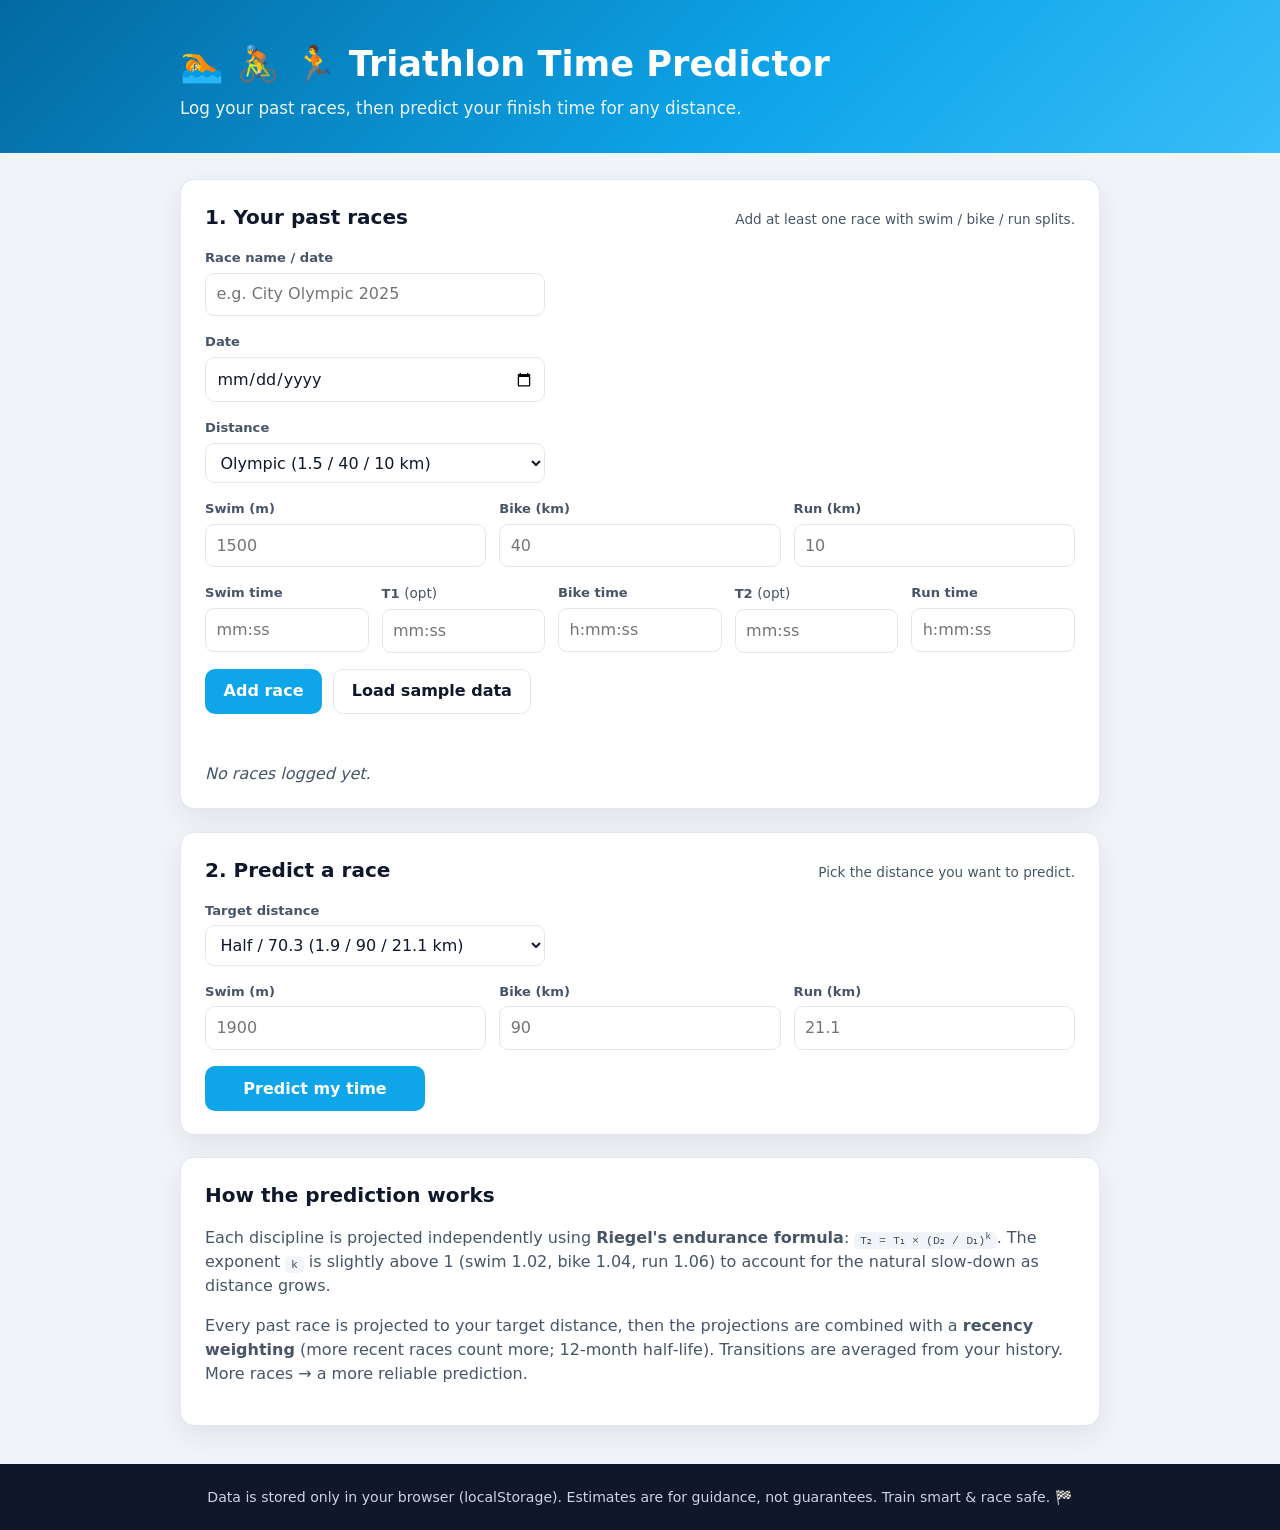
<file: index.html>
<!DOCTYPE html>
<html lang="en">
<head>
  <meta charset="UTF-8" />
  <meta name="viewport" content="width=device-width, initial-scale=1.0" />
  <title>Triathlon Time Predictor</title>
  <meta name="description" content="Predict your triathlon finish time from past race performances." />
  <link rel="stylesheet" href="styles.css" />
  <link rel="icon" href="data:image/svg+xml,<svg xmlns='http://www.w3.org/2000/svg' viewBox='0 0 100 100'><text y='.9em' font-size='90'>🏊</text></svg>" />
</head>
<body>
  <header class="site-header">
    <div class="wrap">
      <h1>🏊 🚴 🏃 Triathlon Time Predictor</h1>
      <p class="tagline">Log your past races, then predict your finish time for any distance.</p>
    </div>
  </header>

  <main class="wrap">
    <!-- ============ PAST RACES ============ -->
    <section class="card" id="past-section">
      <div class="card-head">
        <h2>1. Your past races</h2>
        <span class="hint">Add at least one race with swim / bike / run splits.</span>
      </div>

      <form id="race-form" class="race-form" autocomplete="off">
        <div class="field">
          <label for="race-name">Race name / date</label>
          <input type="text" id="race-name" placeholder="e.g. City Olympic 2025" />
        </div>

        <div class="field">
          <label for="race-date">Date</label>
          <input type="date" id="race-date" />
        </div>

        <div class="field">
          <label for="preset">Distance</label>
          <select id="preset">
            <option value="sprint">Sprint (0.75 / 20 / 5 km)</option>
            <option value="olympic" selected>Olympic (1.5 / 40 / 10 km)</option>
            <option value="half">Half / 70.3 (1.9 / 90 / 21.1 km)</option>
            <option value="full">Full / Ironman (3.8 / 180 / 42.2 km)</option>
            <option value="custom">Custom…</option>
          </select>
        </div>

        <div class="custom-dist" id="custom-dist" hidden>
          <div class="field">
            <label for="d-swim">Swim (m)</label>
            <input type="number" id="d-swim" min="0" step="10" placeholder="1500" />
          </div>
          <div class="field">
            <label for="d-bike">Bike (km)</label>
            <input type="number" id="d-bike" min="0" step="0.1" placeholder="40" />
          </div>
          <div class="field">
            <label for="d-run">Run (km)</label>
            <input type="number" id="d-run" min="0" step="0.1" placeholder="10" />
          </div>
        </div>

        <div class="splits">
          <div class="field">
            <label for="t-swim">Swim time</label>
            <input type="text" id="t-swim" class="time-input" placeholder="mm:ss" inputmode="numeric" />
          </div>
          <div class="field">
            <label for="t-t1">T1 <span class="opt">(opt)</span></label>
            <input type="text" id="t-t1" class="time-input" placeholder="mm:ss" inputmode="numeric" />
          </div>
          <div class="field">
            <label for="t-bike">Bike time</label>
            <input type="text" id="t-bike" class="time-input" placeholder="h:mm:ss" inputmode="numeric" />
          </div>
          <div class="field">
            <label for="t-t2">T2 <span class="opt">(opt)</span></label>
            <input type="text" id="t-t2" class="time-input" placeholder="mm:ss" inputmode="numeric" />
          </div>
          <div class="field">
            <label for="t-run">Run time</label>
            <input type="text" id="t-run" class="time-input" placeholder="h:mm:ss" inputmode="numeric" />
          </div>
        </div>

        <div class="form-actions">
          <button type="submit" class="btn primary">Add race</button>
          <button type="button" class="btn ghost" id="load-sample">Load sample data</button>
        </div>
        <p class="error" id="form-error" role="alert"></p>
      </form>

      <div class="table-scroll">
        <table id="race-table" class="race-table" hidden>
          <thead>
            <tr>
              <th>Race</th><th>Distance</th><th>Swim</th><th>Bike</th><th>Run</th><th>Total</th><th></th>
            </tr>
          </thead>
          <tbody></tbody>
        </table>
      </div>
      <p class="empty" id="empty-msg">No races logged yet.</p>
    </section>

    <!-- ============ PREDICT ============ -->
    <section class="card" id="predict-section">
      <div class="card-head">
        <h2>2. Predict a race</h2>
        <span class="hint">Pick the distance you want to predict.</span>
      </div>

      <div class="predict-controls">
        <div class="field">
          <label for="target-preset">Target distance</label>
          <select id="target-preset">
            <option value="sprint">Sprint (0.75 / 20 / 5 km)</option>
            <option value="olympic">Olympic (1.5 / 40 / 10 km)</option>
            <option value="half" selected>Half / 70.3 (1.9 / 90 / 21.1 km)</option>
            <option value="full">Full / Ironman (3.8 / 180 / 42.2 km)</option>
            <option value="custom">Custom…</option>
          </select>
        </div>
        <div class="custom-dist" id="target-custom" hidden>
          <div class="field">
            <label for="td-swim">Swim (m)</label>
            <input type="number" id="td-swim" min="0" step="10" placeholder="1900" />
          </div>
          <div class="field">
            <label for="td-bike">Bike (km)</label>
            <input type="number" id="td-bike" min="0" step="0.1" placeholder="90" />
          </div>
          <div class="field">
            <label for="td-run">Run (km)</label>
            <input type="number" id="td-run" min="0" step="0.1" placeholder="21.1" />
          </div>
        </div>
        <button type="button" class="btn primary" id="predict-btn">Predict my time</button>
      </div>

      <div id="result" class="result" hidden></div>
    </section>

    <section class="card explain">
      <h2>How the prediction works</h2>
      <p>
        Each discipline is projected independently using <strong>Riegel's endurance
        formula</strong>: <code>T₂ = T₁ × (D₂ / D₁)<sup>k</sup></code>. The exponent
        <code>k</code> is slightly above 1 (swim 1.02, bike 1.04, run 1.06) to
        account for the natural slow‑down as distance grows.
      </p>
      <p>
        Every past race is projected to your target distance, then the projections
        are combined with a <strong>recency weighting</strong> (more recent races
        count more; 12‑month half‑life). Transitions are averaged from your history.
        More races → a more reliable prediction.
      </p>
    </section>
  </main>

  <footer class="site-footer">
    <div class="wrap">
      <p>Data is stored only in your browser (localStorage). Estimates are for guidance, not guarantees. Train smart & race safe. 🏁</p>
    </div>
  </footer>

  <script src="app.js"></script>
</body>
</html>
</file>
<file: styles.css>
:root {
  --bg: #0f172a;
  --bg-soft: #1e293b;
  --card: #ffffff;
  --ink: #0f172a;
  --ink-soft: #475569;
  --line: #e2e8f0;
  --brand: #0ea5e9;
  --brand-dark: #0369a1;
  --accent: #f97316;
  --good: #16a34a;
  --danger: #dc2626;
  --radius: 14px;
  --shadow: 0 10px 30px rgba(2, 8, 23, 0.08);
}

* { box-sizing: border-box; }

body {
  margin: 0;
  font-family: system-ui, -apple-system, "Segoe UI", Roboto, Helvetica, Arial, sans-serif;
  color: var(--ink);
  background: #f1f5f9;
  line-height: 1.5;
}

.wrap { width: min(920px, 92vw); margin: 0 auto; }

/* Header */
.site-header {
  background: linear-gradient(135deg, var(--brand-dark), var(--brand) 60%, #38bdf8);
  color: #fff;
  padding: 2.4rem 0 2rem;
}
.site-header h1 { margin: 0 0 .3rem; font-size: clamp(1.5rem, 4vw, 2.2rem); }
.tagline { margin: 0; opacity: .92; font-size: 1.05rem; }

/* Cards */
main { padding: 1.6rem 0 2.4rem; display: grid; gap: 1.4rem; }
.card {
  background: var(--card);
  border: 1px solid var(--line);
  border-radius: var(--radius);
  box-shadow: var(--shadow);
  padding: 1.4rem 1.5rem;
}
.card-head { display: flex; align-items: baseline; justify-content: space-between; flex-wrap: wrap; gap: .4rem; margin-bottom: 1rem; }
.card h2 { margin: 0; font-size: 1.25rem; }
.hint, .opt { color: var(--ink-soft); font-size: .85rem; font-weight: 400; }

/* Forms */
.field { display: flex; flex-direction: column; gap: .3rem; }
label { font-size: .82rem; font-weight: 600; color: var(--ink-soft); }
input, select {
  font: inherit;
  padding: .55rem .65rem;
  border: 1px solid var(--line);
  border-radius: 9px;
  background: #fff;
  color: var(--ink);
}
input:focus, select:focus { outline: 2px solid var(--brand); outline-offset: 1px; border-color: var(--brand); }

.race-form { display: grid; gap: 1rem; }
.race-form > .field, .predict-controls > .field { max-width: 340px; }
.custom-dist, .splits { display: grid; gap: .8rem; grid-template-columns: repeat(auto-fit, minmax(120px, 1fr)); }

.form-actions { display: flex; gap: .7rem; flex-wrap: wrap; }

/* Buttons */
.btn {
  font: inherit; font-weight: 600;
  padding: .6rem 1.1rem;
  border-radius: 10px;
  border: 1px solid transparent;
  cursor: pointer;
  transition: transform .05s ease, background .15s ease;
}
.btn:active { transform: translateY(1px); }
.btn.primary { background: var(--brand); color: #fff; }
.btn.primary:hover { background: var(--brand-dark); }
.btn.ghost { background: #fff; border-color: var(--line); color: var(--ink); }
.btn.ghost:hover { background: #f8fafc; }
.btn.link { background: none; border: none; color: var(--danger); padding: .2rem .4rem; font-size: .85rem; }
.btn.link:hover { text-decoration: underline; }

/* Table */
.table-scroll { overflow-x: auto; }
.race-table { width: 100%; border-collapse: collapse; margin-top: 1rem; font-size: .92rem; }
.race-table th, .race-table td { text-align: left; padding: .55rem .5rem; border-bottom: 1px solid var(--line); white-space: nowrap; }
.race-table th { color: var(--ink-soft); font-size: .78rem; text-transform: uppercase; letter-spacing: .03em; }
.race-table tbody tr:hover { background: #f8fafc; }

.empty { color: var(--ink-soft); font-style: italic; margin: .8rem 0 0; }
.error { color: var(--danger); font-weight: 600; margin: 0; min-height: 1.2em; }

/* Predict */
.predict-controls { display: grid; gap: 1rem; align-items: end; }
.predict-controls .btn { max-width: 220px; }

/* Result */
.result { margin-top: 1.2rem; }
.result .headline {
  background: linear-gradient(135deg, #ecfeff, #f0f9ff);
  border: 1px solid #bae6fd;
  border-radius: var(--radius);
  padding: 1.2rem 1.3rem;
  text-align: center;
  margin-bottom: 1rem;
}
.result .headline .total { font-size: clamp(2rem, 7vw, 3rem); font-weight: 800; color: var(--brand-dark); letter-spacing: -.02em; }
.result .headline .label { color: var(--ink-soft); font-size: .95rem; }
.result .range { color: var(--ink-soft); font-size: .9rem; margin-top: .3rem; }

.breakdown { width: 100%; border-collapse: collapse; }
.breakdown th, .breakdown td { padding: .6rem .5rem; border-bottom: 1px solid var(--line); }
.breakdown th { text-align: left; color: var(--ink-soft); font-size: .78rem; text-transform: uppercase; letter-spacing: .03em; }
.breakdown td.time { font-variant-numeric: tabular-nums; font-weight: 600; text-align: right; }
.breakdown td.pace { text-align: right; color: var(--ink-soft); font-size: .88rem; }
.breakdown .disc { font-weight: 600; }
.breakdown tr.total-row td { border-top: 2px solid var(--ink); font-size: 1.05rem; font-weight: 700; border-bottom: none; }

.note { margin-top: .8rem; color: var(--ink-soft); font-size: .85rem; }

/* Explain */
.explain p { color: var(--ink-soft); }
.explain code { background: #f1f5f9; padding: .1rem .35rem; border-radius: 5px; font-size: .9em; }

/* Footer */
.site-footer { background: var(--bg); color: #cbd5e1; padding: 1.4rem 0; font-size: .88rem; text-align: center; }
.site-footer p { margin: 0; }

@media (max-width: 560px) {
  .form-actions { flex-direction: column; }
  .form-actions .btn { width: 100%; }
}
</file>
